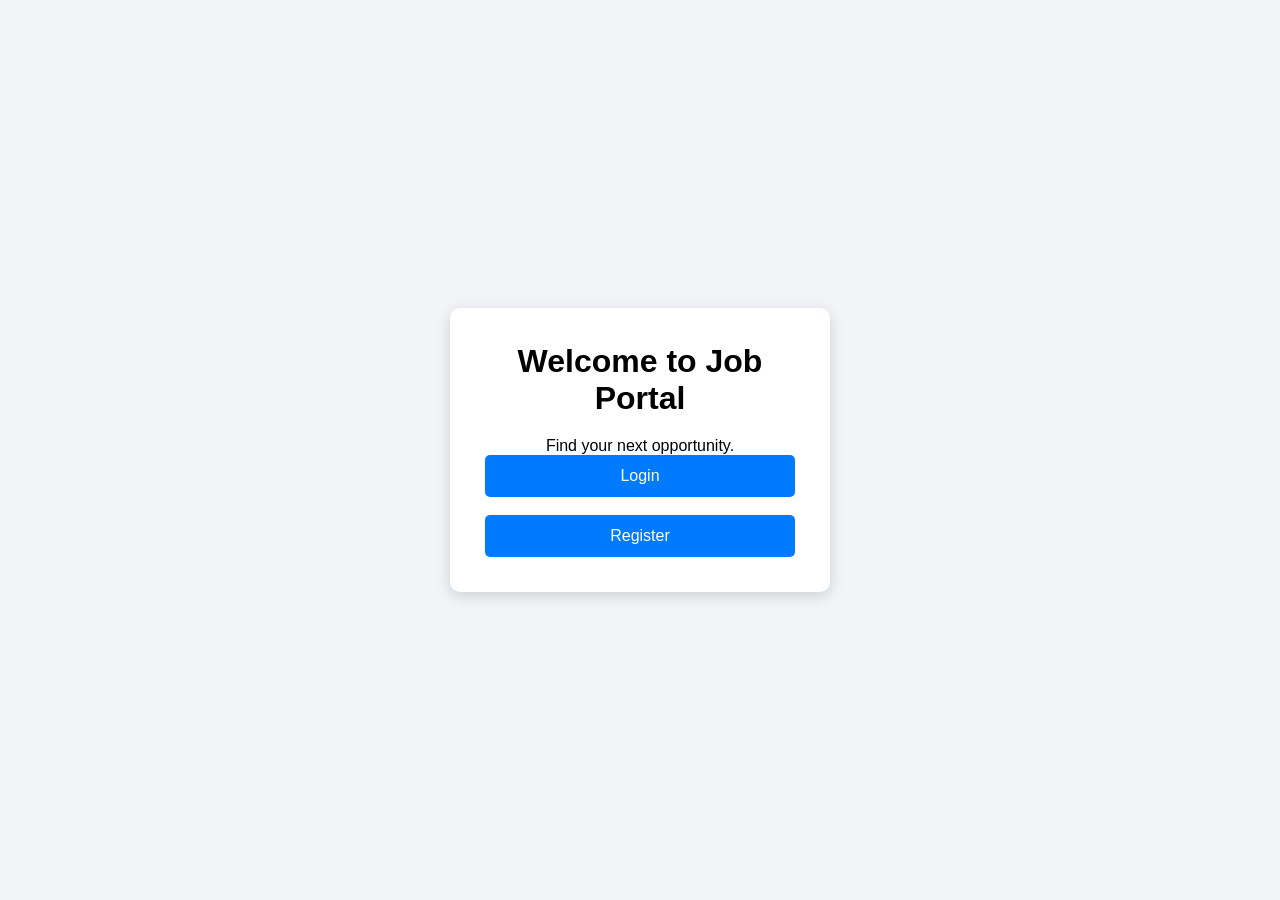
<file: src/main/resources/static/index.html>
<!DOCTYPE html>
<html>

<head>
    <title>Job Portal</title>
    <link rel="stylesheet" href="style.css">
</head>

<body>

    <div class="login-container">

        <h1>Welcome to Job Portal</h1>

        <p>Find your next opportunity.</p>

        <button onclick="window.location.href='login.html'">
            Login
        </button>

        <br><br>

        <button onclick="window.location.href='register.html'">
            Register
        </button>

    </div>

</body>

</html>
</file>
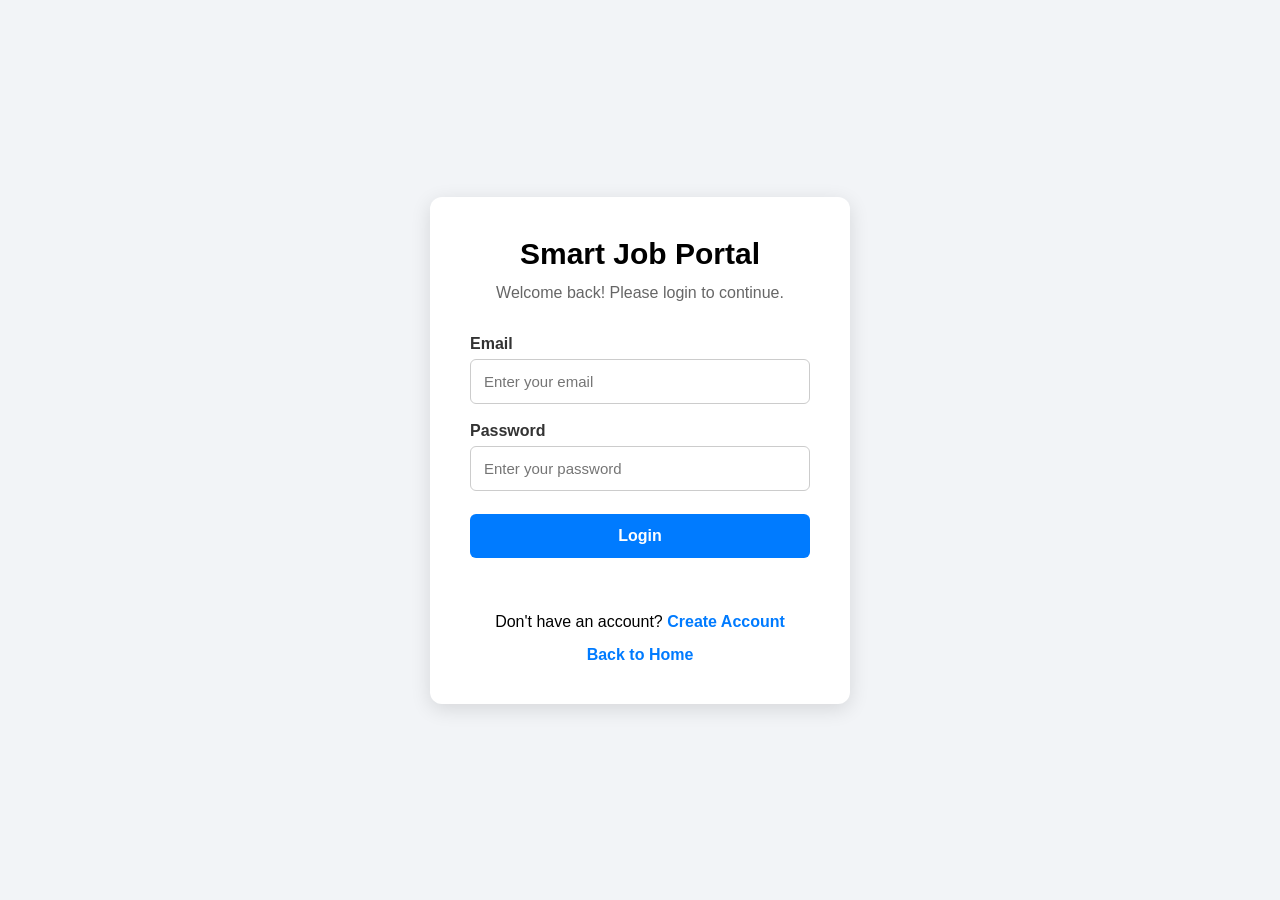
<file: src/main/resources/static/candidate.html>
<!DOCTYPE html>
<html>

<head>
    <title>Smart Job Portal - Candidate</title>
    <link rel="stylesheet" href="style.css">
</head>

<body>

    <div class="dashboard">

        <!-- HEADER -->

        <div class="dashboard-header">

            <div>
                <h1>Candidate Dashboard</h1>

                <p id="welcomeMessage">
                    Welcome!
                </p>
            </div>

            <button
                class="logout-button"
                onclick="logout()">
                Logout
            </button>

        </div>


        <!-- NAVIGATION -->

        <div class="dashboard-menu">

            <button onclick="loadJobs()">
                 Browse Jobs
            </button>

            <button onclick="loadApplications()">
                 My Applications
            </button>

        </div>


        <!-- SEARCH -->

        <div class="search-section">

            <input
                type="text"
                id="jobSearch"
                placeholder="Search jobs by title..."
            >

            <button onclick="searchJobs()">
                 Search
            </button>

            <button onclick="loadJobs()">
                View All
            </button>

        </div>


        <!-- SECTION TITLE -->

        <h2 id="sectionTitle">
            Available Jobs
        </h2>


        <!-- CONTENT -->

        <div id="content">

            <p>
                Click "Browse Jobs" to see available opportunities.
            </p>

        </div>

    </div>


    <script src="script.js"></script>

</body>

</html>
</file>
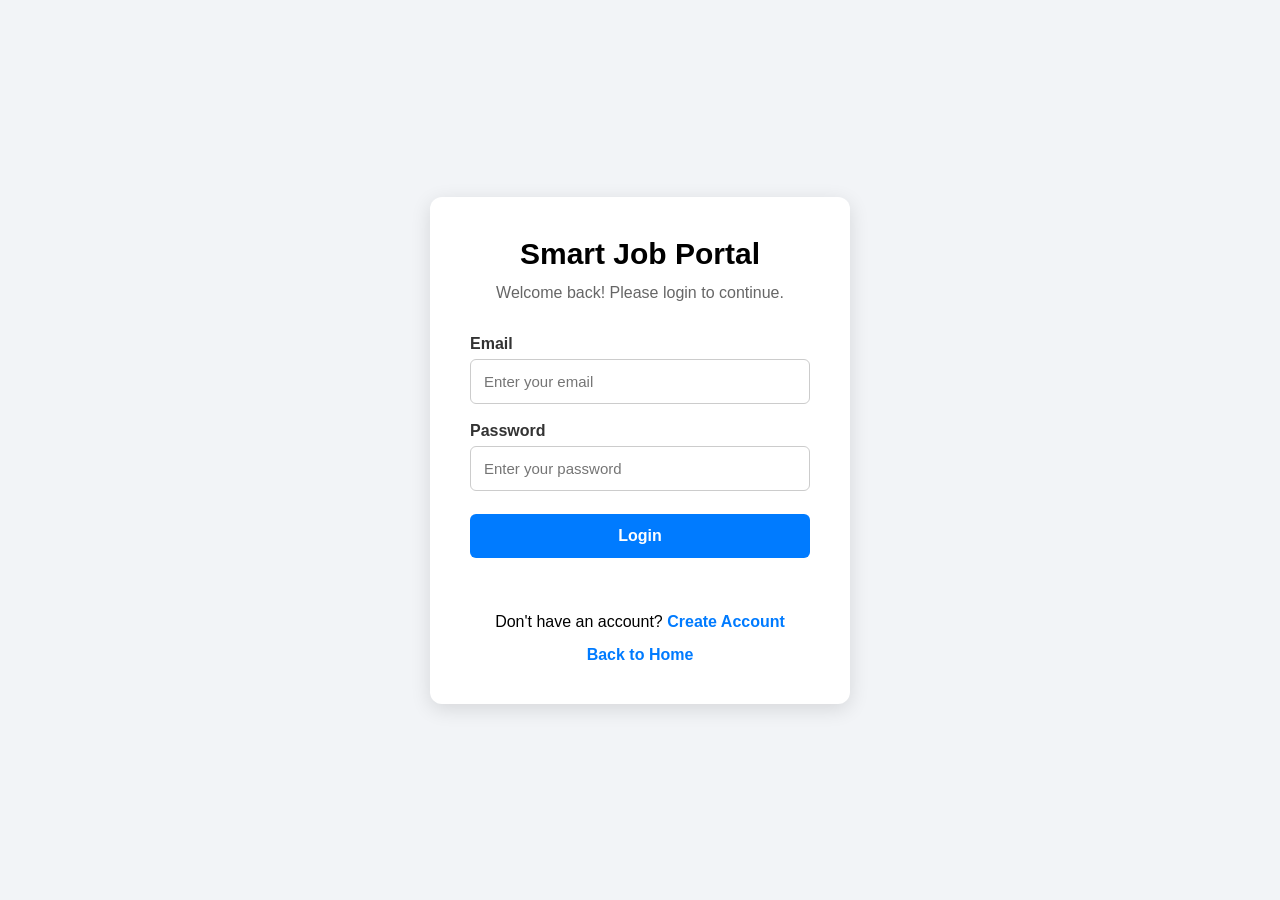
<file: src/main/resources/static/login.html>
<!DOCTYPE html>
<html>

<head>
    <title>Smart Job Portal - Login</title>
    <link rel="stylesheet" href="style.css">
</head>

<body>

    <div class="auth-page">

        <div class="auth-card">

            <div class="auth-header">
                <h1>Smart Job Portal</h1>
                <p>Welcome back! Please login to continue.</p>
            </div>

            <form id="loginForm">

                <label for="email">Email</label>

                <input
                    type="email"
                    id="email"
                    placeholder="Enter your email"
                    required
                >

                <label for="password">Password</label>

                <input
                    type="password"
                    id="password"
                    placeholder="Enter your password"
                    required
                >

                <button type="submit" class="auth-button">
                    Login
                </button>

            </form>

            <p id="message" class="form-message"></p>

            <div class="auth-footer">

                <p>
                    Don't have an account?
                    <a href="register.html">Create Account</a>
                </p>

                <a href="index.html"> Back to Home</a>

            </div>

        </div>

    </div>

    <script src="script.js"></script>

</body>

</html>
</file>
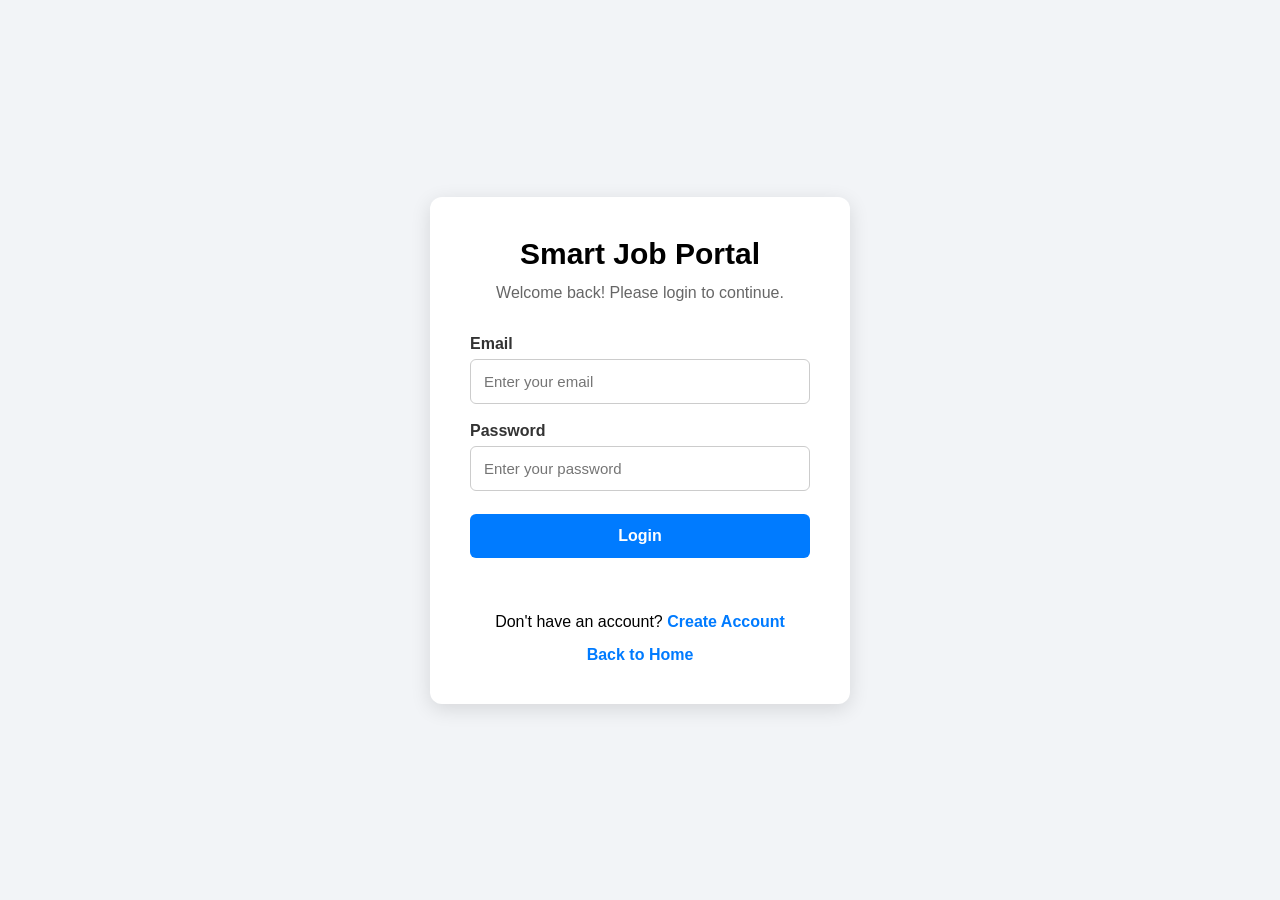
<file: src/main/resources/static/recruiter.html>
<!DOCTYPE html>
<html>

<head>
    <title>Smart Job Portal - Recruiter</title>
    <link rel="stylesheet" href="style.css">
</head>

<body>

    <div class="dashboard">

        <!-- HEADER -->

        <div class="dashboard-header">

            <div>

                <h1>Recruiter Dashboard</h1>

                <p id="recruiterWelcome">
                    Welcome!
                </p>

            </div>

            <button
                class="logout-button"
                onclick="logout()">
                Logout
            </button>

        </div>


        <!-- MENU -->

        <div class="dashboard-menu">

            <button onclick="loadMyJobs()">
                My Jobs
            </button>

            <button onclick="showPostJobForm()">
                 Post Job
            </button>

        </div>


        <!-- SECTION TITLE -->

        <h2 id="sectionTitle">
            Welcome Recruiter
        </h2>


        <!-- CONTENT -->

        <div id="content">

            <div class="welcome-box">

                <h3>Welcome to Smart Job Portal!</h3>

                <p>
                    Manage your job postings and
                    applications from here.
                </p>

                <button
                    class="apply-button"
                    onclick="loadMyJobs()">
                    View My Jobs
                </button>

            </div>

        </div>

    </div>


    <script src="script.js"></script>

</body>

</html>
</file>
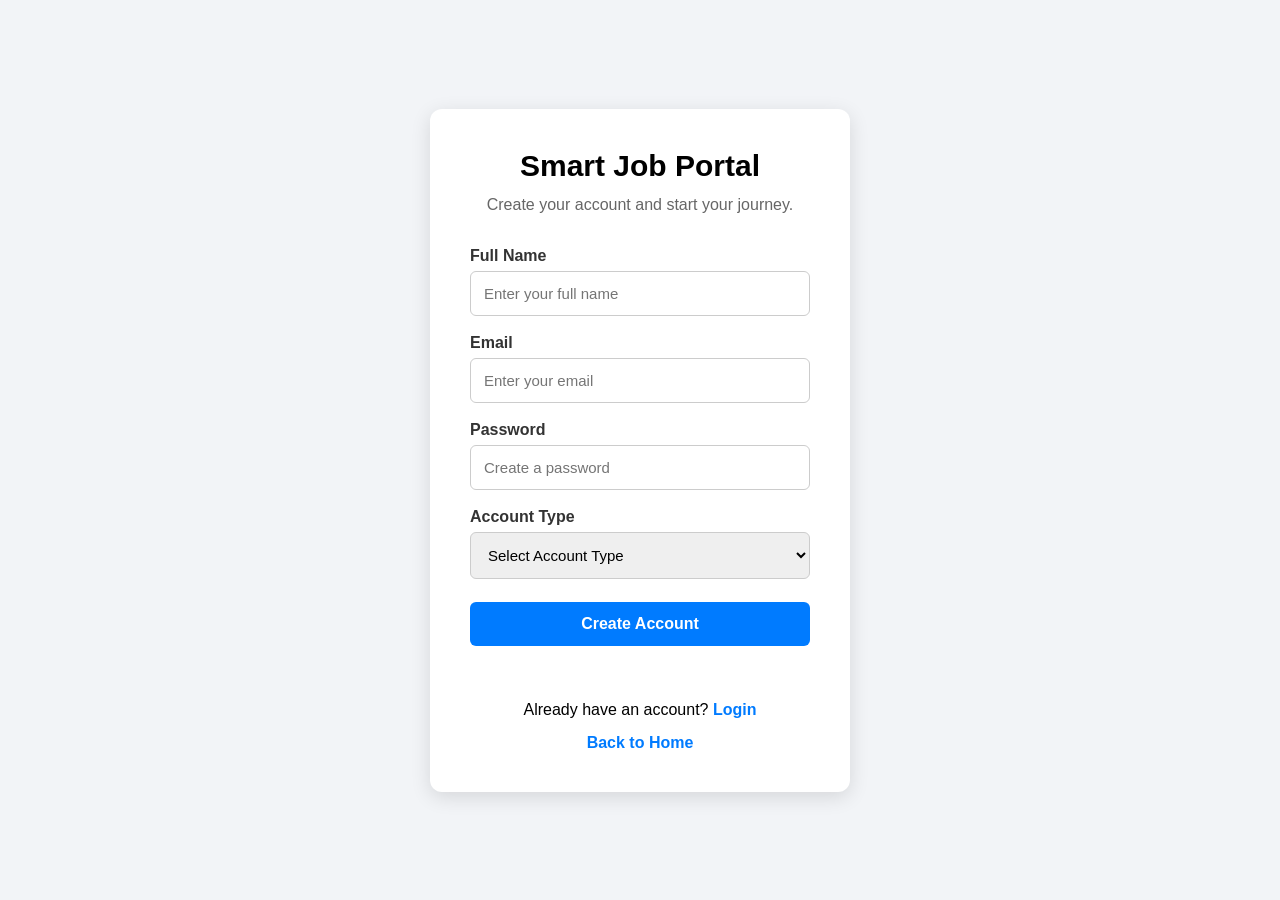
<file: src/main/resources/static/register.html>
<!DOCTYPE html>
<html>

<head>
    <title>Smart Job Portal - Register</title>
    <link rel="stylesheet" href="style.css">
</head>

<body>

    <div class="auth-page">

        <div class="auth-card">

            <div class="auth-header">

                <h1>Smart Job Portal</h1>

                <p>Create your account and start your journey.</p>

            </div>


            <form id="registerForm">

                <label for="name">Full Name</label>

                <input
                    type="text"
                    id="name"
                    placeholder="Enter your full name"
                    required
                >


                <label for="email">Email</label>

                <input
                    type="email"
                    id="email"
                    placeholder="Enter your email"
                    required
                >


                <label for="password">Password</label>

                <input
                    type="password"
                    id="password"
                    placeholder="Create a password"
                    required
                >


                <label for="role">Account Type</label>

                <select id="role" required>

                    <option value="">
                        Select Account Type
                    </option>

                    <option value="CANDIDATE">
                        Candidate
                    </option>

                    <option value="RECRUITER">
                        Recruiter
                    </option>

                </select>


                <button
                    type="submit"
                    class="auth-button">

                    Create Account

                </button>

            </form>


            <p
                id="registerMessage"
                class="form-message">
            </p>


            <div class="auth-footer">

                <p>
                    Already have an account?
                    <a href="login.html">Login</a>
                </p>

                <a href="index.html">
                     Back to Home
                </a>

            </div>

        </div>

    </div>


    <script src="script.js"></script>

</body>

</html>
</file>
<file: src/main/resources/static/style.css>
* {
    box-sizing: border-box;
    margin: 0;
    padding: 0;
}

body {
    font-family: Arial, sans-serif;
    background: #f2f4f7;
    display: flex;
    justify-content: center;
    align-items: center;
    min-height: 100vh;
}

.login-container {
    background: white;
    width: 380px;
    padding: 35px;
    border-radius: 10px;
    box-shadow: 0 4px 15px rgba(0, 0, 0, 0.15);
    text-align: center;
}

.login-container h1 {
    margin-bottom: 10px;
}

.login-container h2 {
    margin-bottom: 25px;
}

input {
    width: 100%;
    padding: 12px;
    margin-bottom: 15px;
    border: 1px solid #ccc;
    border-radius: 5px;
    font-size: 15px;
}

button {
    width: 100%;
    padding: 12px;
    border: none;
    border-radius: 5px;
    background: #007bff;
    color: white;
    font-size: 16px;
    cursor: pointer;
}

button:hover {
    background: #0056b3;
}

#message {
    margin-top: 15px;
    font-weight: bold;
}

p {
    margin-top: 20px;
}

a {
    text-decoration: none;
}

.dashboard {
    width: 90%;
    max-width: 1100px;
    margin: 40px auto;
    background: white;
    padding: 30px;
    border-radius: 10px;
    box-shadow: 0 4px 15px rgba(0, 0, 0, 0.15);
}

.dashboard h1 {
    text-align: center;
    margin-bottom: 25px;
}

.dashboard-menu {
    display: flex;
    gap: 10px;
    margin-bottom: 30px;
}

.dashboard-menu button {
    width: auto;
    padding: 10px 20px;
}

.job-card {
    border: 1px solid #ddd;
    padding: 20px;
    margin-bottom: 15px;
    border-radius: 8px;
}

.job-card h3 {
    margin-bottom: 10px;
}

.job-card p {
    margin: 8px 0;
}

.apply-button {
    width: auto;
    padding: 10px 20px;
    margin-top: 10px;
}

.application-card {
    border: 1px solid #ddd;
    padding: 20px;
    margin-bottom: 15px;
    border-radius: 8px;
}

.application-card {
    background: #f8f9fa;
}

.application-card p {
    margin: 10px 0;
}


/* ==================== AUTH PAGES ==================== */

.auth-page {
    width: 100%;
    min-height: 100vh;

    display: flex;
    justify-content: center;
    align-items: center;

    padding: 30px 15px;

    background: #f2f4f7;
}


.auth-card {
    width: 420px;

    background: white;

    padding: 40px;

    border-radius: 12px;

    box-shadow:
        0 5px 20px rgba(0, 0, 0, 0.12);
}


.auth-header {
    text-align: center;

    margin-bottom: 30px;
}


.auth-header h1 {
    margin-bottom: 10px;

    font-size: 30px;
}


.auth-header p {
    margin: 0;

    color: #666;

    line-height: 1.5;
}


.auth-card label {
    display: block;

    text-align: left;

    margin-bottom: 6px;

    font-weight: bold;

    color: #333;
}


.auth-card input,
.auth-card select {
    width: 100%;

    padding: 13px;

    margin-bottom: 18px;

    border: 1px solid #ccc;

    border-radius: 6px;

    font-size: 15px;

    outline: none;
}


.auth-card input:focus,
.auth-card select:focus {
    border-color: #007bff;
}


.auth-button {
    width: 100%;

    padding: 13px;

    border: none;

    border-radius: 6px;

    background: #007bff;

    color: white;

    font-size: 16px;

    font-weight: bold;

    cursor: pointer;

    margin-top: 5px;
}


.auth-button:hover {
    background: #0056b3;
}


.form-message {
    text-align: center;

    font-weight: bold;

    min-height: 20px;

    margin: 15px 0;
}


.auth-footer {
    text-align: center;

    margin-top: 20px;
}


.auth-footer p {
    margin: 10px 0 15px;
}


.auth-footer a {
    color: #007bff;

    font-weight: bold;

    text-decoration: none;
}


.auth-footer a:hover {
    text-decoration: underline;
}


/* ==================== RESPONSIVE AUTH ==================== */

@media (max-width: 500px) {

    .auth-card {
        width: 100%;

        padding: 25px;
    }

    .auth-header h1 {
        font-size: 25px;
    }
}

/* ==================== DASHBOARD HEADER ==================== */

.dashboard-header {
    display: flex;

    justify-content: space-between;

    align-items: center;

    margin-bottom: 25px;
}

.dashboard-header h1 {
    margin-bottom: 5px;
}

.dashboard-header p {
    margin: 0;

    color: #666;
}


/* ==================== LOGOUT ==================== */

.logout-button {
    width: auto;

    padding: 10px 20px;

    background: #dc3545;
}

.logout-button:hover {
    background: #b02a37;
}


/* ==================== SEARCH ==================== */

.search-section {
    display: flex;

    gap: 10px;

    margin-bottom: 30px;
}

.search-section input {
    flex: 1;

    margin-bottom: 0;
}

.search-section button {
    width: auto;

    padding: 10px 20px;
}


/* ==================== JOB CARD ==================== */

.job-card {
    border: 1px solid #ddd;

    padding: 25px;

    margin-bottom: 20px;

    border-radius: 10px;

    background: white;

    transition: 0.2s;
}

.job-card:hover {
    box-shadow:
        0 4px 15px rgba(0, 0, 0, 0.10);
}

.job-card h3 {
    margin-bottom: 15px;

    font-size: 21px;
}

.job-card p {
    margin: 9px 0;

    color: #555;
}


/* ==================== APPLY BUTTON ==================== */

.apply-button {
    width: auto;

    padding: 10px 22px;

    margin-top: 12px;

    background: #007bff;
}

.apply-button:hover {
    background: #0056b3;
}


/* ==================== APPLICATION CARD ==================== */

.application-card {
    border: 1px solid #ddd;

    padding: 22px;

    margin-bottom: 18px;

    border-radius: 10px;

    background: #f8f9fa;
}

.application-card h3 {
    margin-bottom: 15px;
}

.application-card p {
    margin: 9px 0;
}


/* ==================== RESPONSIVE DASHBOARD ==================== */

@media (max-width: 700px) {

    .dashboard {
        width: 95%;

        padding: 20px;
    }

    .dashboard-header {
        flex-direction: column;

        align-items: flex-start;

        gap: 15px;
    }

    .dashboard-menu {
        flex-direction: column;
    }

    .dashboard-menu button {
        width: 100%;
    }

    .search-section {
        flex-direction: column;
    }

    .search-section button {
        width: 100%;
    }
}


/* ==================== RECRUITER DASHBOARD ==================== */

.welcome-box {
    text-align: center;

    padding: 50px 20px;

    border: 1px solid #ddd;

    border-radius: 10px;

    background: #f8f9fa;
}

.welcome-box h3 {
    font-size: 24px;

    margin-bottom: 12px;
}

.welcome-box p {
    color: #666;

    margin-bottom: 25px;
}

.welcome-box .apply-button {
    margin-top: 0;
}


/* ==================== RECRUITER JOB CARD ==================== */

.job-card .apply-button {
    margin-right: 8px;
}


/* ==================== APPLICANT CARD ==================== */

.application-card {
    transition: 0.2s;
}

.application-card:hover {
    box-shadow:
        0 3px 12px rgba(0, 0, 0, 0.08);
}

.application-card select {
    width: 100%;

    padding: 11px;

    margin-top: 8px;

    margin-bottom: 10px;

    border: 1px solid #ccc;

    border-radius: 6px;

    font-size: 15px;

    background: white;
}


/* ==================== RESPONSIVE RECRUITER ==================== */

@media (max-width: 700px) {

    .welcome-box {
        padding: 35px 15px;
    }

    .application-card button {
        width: 100%;

        margin-top: 5px;
    }
}


/* ==================== PROFESSIONAL JOB CARDS ==================== */

.job-card {
    position: relative;

    border: 1px solid #e1e5e9;

    padding: 25px;

    margin-bottom: 20px;

    border-radius: 12px;

    background: white;

    box-shadow: 0 2px 8px rgba(0, 0, 0, 0.06);

    transition: transform 0.2s, box-shadow 0.2s;
}

.job-card:hover {
    transform: translateY(-2px);

    box-shadow: 0 5px 18px rgba(0, 0, 0, 0.10);
}

.job-card h3 {
    font-size: 22px;

    margin-bottom: 15px;
}

.job-card p {
    margin: 9px 0;

    line-height: 1.5;
}

.job-card strong {
    color: #333;
}


/* ==================== SKILLS ==================== */

.job-skills {
    display: inline-block;

    padding: 6px 10px;

    margin-top: 5px;

    background: #eef4ff;

    color: #0056b3;

    border-radius: 5px;

    font-size: 14px;
}


/* ==================== SALARY ==================== */

.job-salary {
    font-size: 18px;

    font-weight: bold;

    margin-top: 12px;
}


/* ==================== APPLICATION STATUS ==================== */

.status-badge {
    display: inline-block;

    padding: 6px 12px;

    border-radius: 20px;

    font-size: 13px;

    font-weight: bold;

    margin-top: 5px;
}

.status-applied {
    background: #e7f1ff;

    color: #0069d9;
}

.status-shortlisted {
    background: #fff3cd;

    color: #856404;
}

.status-selected {
    background: #d4edda;

    color: #155724;
}

.status-rejected {
    background: #f8d7da;

    color: #721c24;
}


/* ==================== APPLICATION CARD ==================== */

.application-card {
    border: 1px solid #e1e5e9;

    padding: 24px;

    margin-bottom: 18px;

    border-radius: 12px;

    background: white;

    box-shadow: 0 2px 8px rgba(0, 0, 0, 0.06);
}

.application-card h3 {
    font-size: 20px;

    margin-bottom: 15px;
}

.application-card p {
    margin: 9px 0;
}


/* ==================== APPLICANT INFORMATION ==================== */

.applicant-info {
    padding: 15px;

    margin-top: 15px;

    background: #f8f9fa;

    border-radius: 8px;
}

.applicant-info p {
    margin: 7px 0;
}


/* ==================== DASHBOARD NAVIGATION ==================== */

.dashboard-menu {
    display: flex;
    gap: 12px;
    margin-bottom: 30px;
    flex-wrap: wrap;
}

.dashboard-menu button {
    width: auto;
    padding: 11px 20px;
}


/* ==================== BUTTONS ==================== */

.dashboard button {
    cursor: pointer;
    transition: 0.2s;
}

.dashboard button:hover {
    transform: translateY(-1px);
}


/* ==================== MOBILE RESPONSIVE ==================== */

@media (max-width: 600px) {

    body {
        align-items: flex-start;
    }

    .dashboard {
        width: 100%;
        margin: 0;
        min-height: 100vh;
        border-radius: 0;
        padding: 20px 15px;
    }

    .dashboard-header {
        align-items: flex-start;
    }

    .dashboard-header h1 {
        font-size: 25px;
    }

    .dashboard-menu {
        flex-direction: column;
    }

    .dashboard-menu button {
        width: 100%;
    }

    .job-card,
    .application-card {
        padding: 18px;
    }

    .job-card h3,
    .application-card h3 {
        font-size: 19px;
    }

    .apply-button {
        width: 100%;
    }
}
</file>
